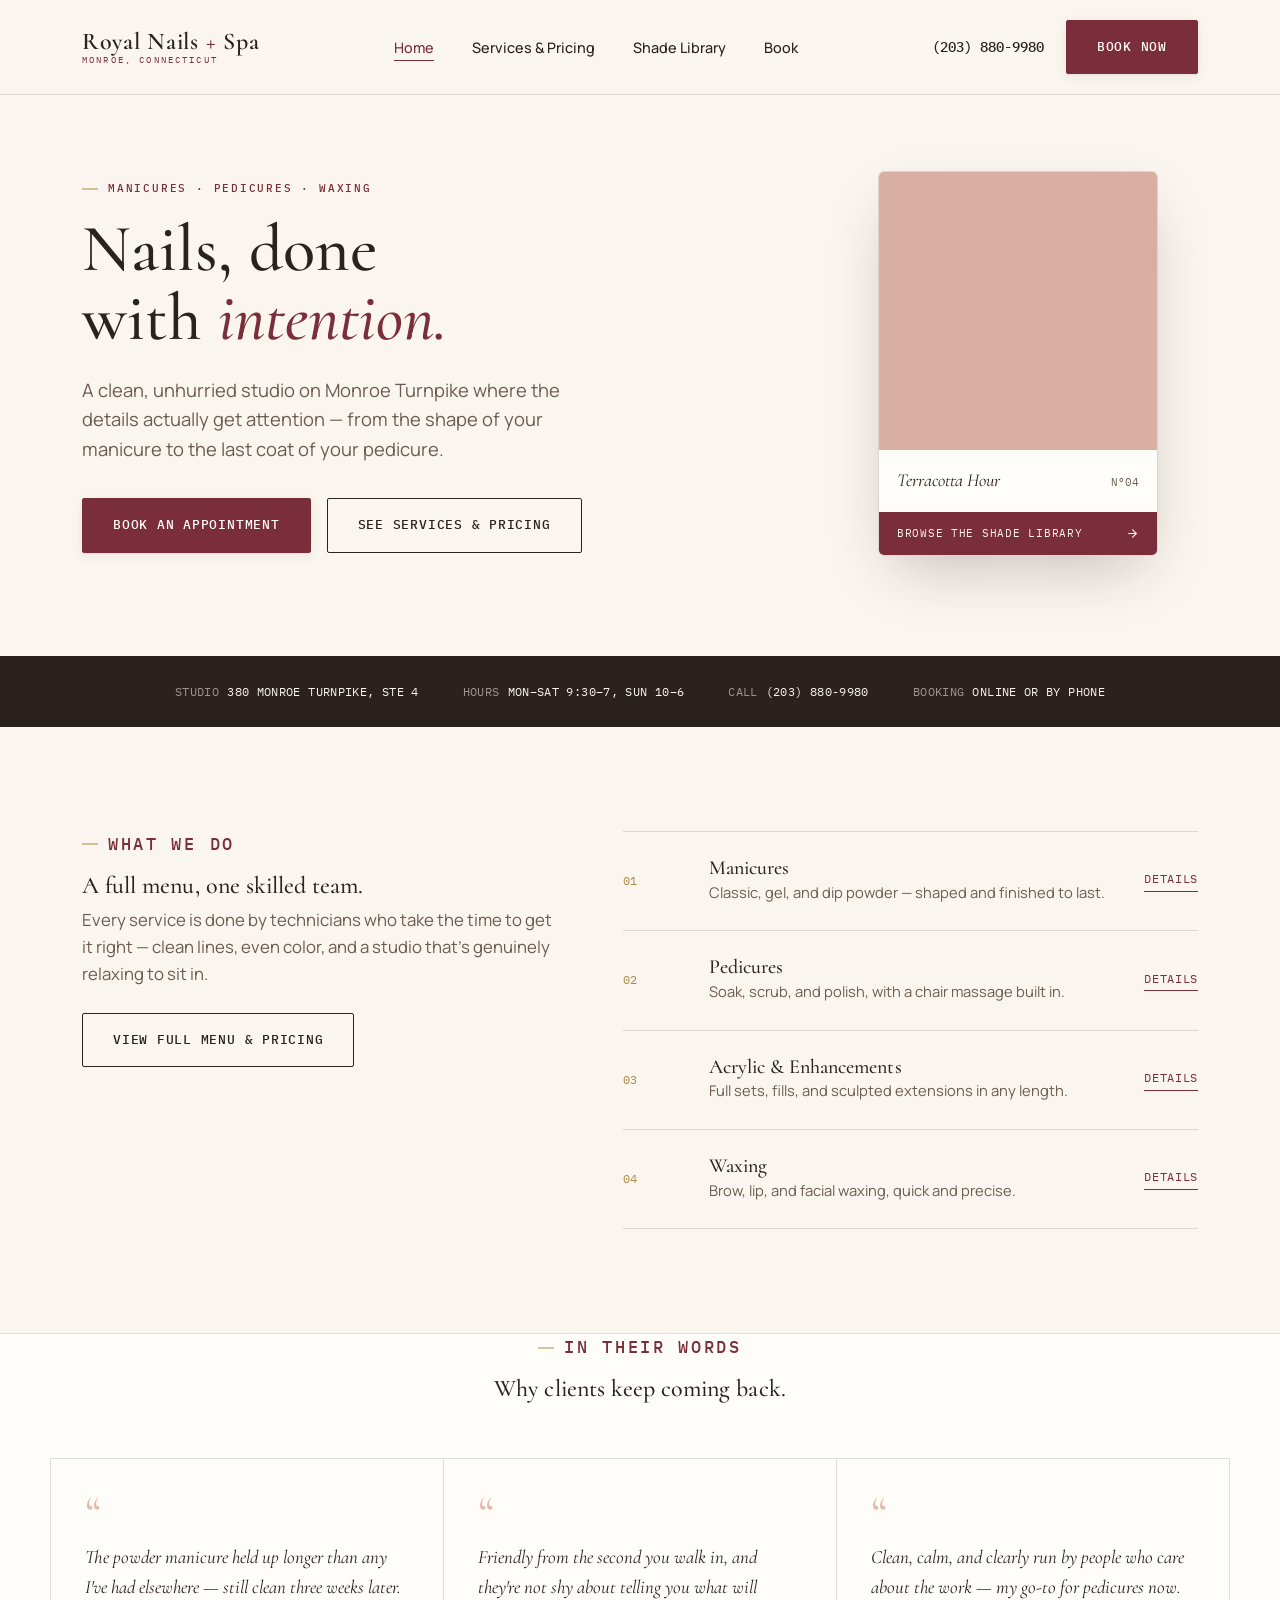
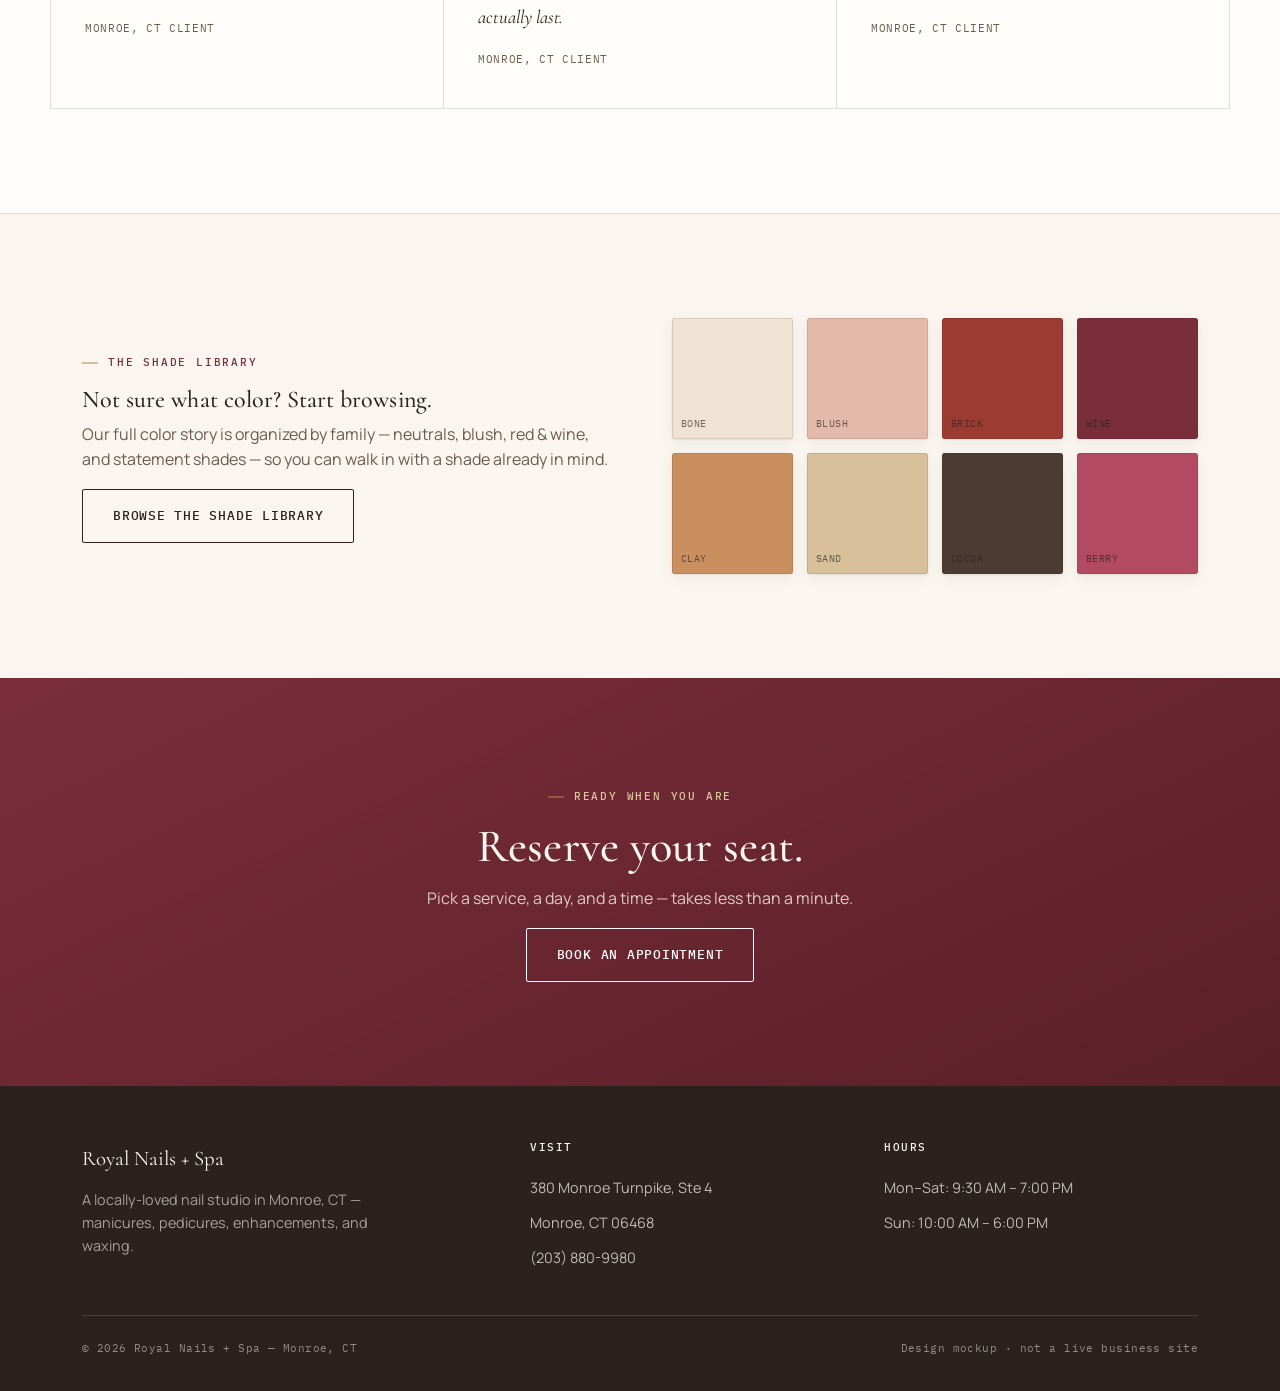
<file: index.html>
<!DOCTYPE html>
<html lang="en">
<head>
<meta charset="UTF-8">
<meta name="viewport" content="width=device-width, initial-scale=1.0">
<title>Royal Nails + Spa | Monroe, CT — Manicures, Pedicures & Waxing</title>
<meta name="description" content="Royal Nails + Spa in Monroe, CT. Manicures, pedicures, dip powder, acrylics and waxing in a clean, welcoming studio. Book online or call (203) 880-9980.">
<link rel="stylesheet" href="assets/styles.css">
<style>
  /* ---------- HOME-ONLY STYLES ---------- */
  .hero{padding:76px 0 100px;position:relative;overflow:hidden;}
  .hero-grid{display:grid;grid-template-columns:1.6fr .7fr;gap:64px;align-items:center;}
  .hero h1{font-size:clamp(2.7rem,5.2vw,4.3rem);max-width:11.5ch;}
  .hero h1 em{font-style:italic;color:var(--wine);}
  .hero-sub{font-size:1.15rem;max-width:46ch;margin-bottom:34px;}
  .hero-ctas{display:flex;gap:16px;flex-wrap:wrap;}
  @media(max-width:900px){.hero-grid{grid-template-columns:1fr;}.hero{padding-bottom:64px;}}

  /* hero shade card — rotating featured swatch, links to Shade Library */
  .hero-shade-card{
    display:block;border-radius:6px;overflow:hidden;border:1px solid var(--line);
    box-shadow:var(--shadow-lg);text-decoration:none;color:var(--espresso);
    transition:transform .25s ease, box-shadow .25s ease;
    max-width:280px;justify-self:end;
  }
  .hero-shade-card:hover,.hero-shade-card:focus-visible{transform:translateY(-6px);box-shadow:0 30px 70px -20px rgba(43,33,29,.35);}
  .hero-shade-color{aspect-ratio:1/1;background:#D8AFA0;transition:background-color 1s ease;}
  .hero-shade-info{display:flex;justify-content:space-between;align-items:baseline;padding:16px 18px;background:var(--paper);}
  .hero-shade-name{font-family:'Cormorant',serif;font-style:italic;font-size:1.14rem;transition:opacity .35s ease;}
  .hero-shade-code{font-size:.66rem;color:var(--espresso-soft);transition:opacity .35s ease;}
  .hero-shade-cta{
    background:var(--wine);color:var(--ivory);font-family:'IBM Plex Mono',monospace;font-size:.66rem;
    text-transform:uppercase;letter-spacing:.07em;padding:13px 18px;
    display:flex;justify-content:space-between;align-items:center;
  }
  .hero-shade-cta svg{width:13px;height:13px;transition:transform .2s ease;}
  .hero-shade-card:hover .hero-shade-cta svg,.hero-shade-card:focus-visible .hero-shade-cta svg{transform:translateX(4px);}
  @media(max-width:900px){.hero-shade-card{max-width:240px;justify-self:center;}}

  /* facts strip */
  .facts{background:var(--espresso);color:var(--ivory);padding:26px 0;}
  .facts-row{display:flex;flex-wrap:wrap;gap:22px 44px;justify-content:center;font-family:'IBM Plex Mono',monospace;font-size:.76rem;letter-spacing:.03em;text-transform:uppercase;}
  .facts-row span{opacity:.55;margin-right:8px;}

  /* about + highlights */
  .about-grid{display:grid;grid-template-columns:.9fr 1.1fr;gap:70px;align-items:start;}
  .about-grid .section-head{margin-bottom:0;}
  .highlight-list{display:flex;flex-direction:column;}
  .highlight{
    display:grid;grid-template-columns:64px 1fr auto;gap:22px;align-items:center;
    padding:26px 0;border-top:1px solid var(--line);
  }
  .highlight:last-child{border-bottom:1px solid var(--line);}
  .highlight-num{font-family:'IBM Plex Mono',monospace;font-size:.72rem;color:var(--gold);}
  .highlight h3{font-size:1.25rem;margin-bottom:2px;}
  .highlight p{margin:0;font-size:.92rem;}
  .highlight a{font-family:'IBM Plex Mono',monospace;font-size:.72rem;text-transform:uppercase;letter-spacing:.06em;color:var(--wine);white-space:nowrap;border-bottom:1px solid var(--wine);padding-bottom:2px;}
  @media(max-width:860px){.about-grid{grid-template-columns:1fr;gap:44px;}.highlight{grid-template-columns:44px 1fr;}.highlight a{grid-column:2;}}

  /* testimonials */
  .testimonials{background:var(--paper);border-top:1px solid var(--line);border-bottom:1px solid var(--line);}
  .quote-grid{display:grid;grid-template-columns:repeat(3,1fr);gap:0;border-top:1px solid var(--line);border-left:1px solid var(--line);}
  .quote-card{padding:40px 34px;border-right:1px solid var(--line);border-bottom:1px solid var(--line);}
  .quote-mark{font-family:'Cormorant',serif;font-size:3rem;color:var(--blush);line-height:.6;margin-bottom:14px;display:block;}
  .quote-card p{font-family:'Cormorant',serif;font-style:italic;font-size:1.18rem;color:var(--espresso);margin-bottom:18px;}
  .quote-attr{font-family:'IBM Plex Mono',monospace;font-size:.68rem;text-transform:uppercase;letter-spacing:.06em;color:var(--espresso-soft);}
  @media(max-width:900px){.quote-grid{grid-template-columns:1fr;}}

  /* shade teaser */
  .shade-teaser-grid{display:grid;grid-template-columns:1fr 1fr;gap:64px;align-items:center;}
  .mini-swatches{display:grid;grid-template-columns:repeat(4,1fr);gap:14px;}
  .mini-swatch{aspect-ratio:1;border-radius:3px;box-shadow:inset 0 0 0 1px rgba(43,33,29,.12), var(--shadow-sm);position:relative;overflow:hidden;}
  .mini-swatch span{position:absolute;bottom:8px;left:9px;right:9px;font-family:'IBM Plex Mono',monospace;font-size:.6rem;text-transform:uppercase;letter-spacing:.04em;color:rgba(43,33,29,.65);}
  @media(max-width:860px){.shade-teaser-grid{grid-template-columns:1fr;gap:36px;}}

  /* cta banner */
  .cta-banner{background:linear-gradient(155deg, var(--wine), var(--wine-dark));color:var(--ivory);text-align:center;}
  .cta-banner h2{color:var(--ivory);font-size:clamp(2.1rem,4vw,2.9rem);}
  .cta-banner p{color:rgba(250,245,239,.8);max-width:52ch;margin-left:auto;margin-right:auto;}
</style>
</head>
<body>

<header>
  <div class="nav">
    <a href="index.html" class="logo">
      <span class="word">Royal Nails <em style="font-style:italic;color:var(--wine);">+</em> Spa</span>
      <span class="sub">Monroe, Connecticut</span>
    </a>
    <button class="nav-toggle" id="navToggle" aria-label="Toggle menu">
      <svg viewBox="0 0 24 24" fill="none" stroke="currentColor" stroke-width="2" stroke-linecap="round"><line x1="3" y1="6" x2="21" y2="6"/><line x1="3" y1="12" x2="21" y2="12"/><line x1="3" y1="18" x2="21" y2="18"/></svg>
    </button>
    <ul class="nav-links" id="navLinks">
      <li><a href="index.html" class="active">Home</a></li>
      <li><a href="services.html">Services &amp; Pricing</a></li>
      <li><a href="gallery.html">Shade Library</a></li>
      <li><a href="book.html">Book</a></li>
    </ul>
    <div class="nav-right">
      <a class="nav-phone" href="tel:2038809980">(203) 880-9980</a>
      <a href="book.html" class="btn btn-primary">Book Now</a>
    </div>
  </div>
</header>

<main>

  <!-- HERO -->
  <section class="hero">
    <div class="wrap hero-grid">
      <div>
        <p class="eyebrow">Manicures &middot; Pedicures &middot; Waxing</p>
        <h1>Nails, done with <em>intention.</em></h1>
        <p class="hero-sub">A clean, unhurried studio on Monroe Turnpike where the details actually get attention — from the shape of your manicure to the last coat of your pedicure.</p>
        <div class="hero-ctas">
          <a href="book.html" class="btn btn-primary">Book an Appointment</a>
          <a href="services.html" class="btn btn-ghost">See Services &amp; Pricing</a>
        </div>
      </div>
      <div class="reveal">
        <a href="gallery.html" class="hero-shade-card" id="heroShadeCard" aria-label="Browse the full Shade Library">
          <div class="hero-shade-color" id="heroShadeColor"></div>
          <div class="hero-shade-info">
            <span class="hero-shade-name" id="heroShadeName">Terracotta Hour</span>
            <span class="hero-shade-code mono" id="heroShadeCode">N&deg;04</span>
          </div>
          <div class="hero-shade-cta">
            <span>Browse the Shade Library</span>
            <svg viewBox="0 0 24 24" fill="none" stroke="currentColor" stroke-width="2" stroke-linecap="round" stroke-linejoin="round"><line x1="5" y1="12" x2="19" y2="12"/><polyline points="12 5 19 12 12 19"/></svg>
          </div>
        </a>
      </div>
    </div>
  </section>

  <!-- FACTS STRIP -->
  <div class="facts">
    <div class="wrap facts-row">
      <div><span>Studio</span>380 Monroe Turnpike, Ste 4</div>
      <div><span>Hours</span>Mon&ndash;Sat 9:30&ndash;7, Sun 10&ndash;6</div>
      <div><span>Call</span>(203) 880-9980</div>
      <div><span>Booking</span>Online or by phone</div>
    </div>
  </div>

  <!-- ABOUT + HIGHLIGHTS -->
  <section id="services">
    <div class="wrap about-grid">
      <div class="section-head reveal">
        <p class="eyebrow">What We Do</p>
        <h2>A full menu, one skilled team.</h2>
        <p>Every service is done by technicians who take the time to get it right — clean lines, even color, and a studio that's genuinely relaxing to sit in.</p>
        <a href="services.html" class="btn btn-ghost" style="margin-top:8px;">View Full Menu &amp; Pricing</a>
      </div>
      <div class="highlight-list reveal">
        <div class="highlight">
          <span class="highlight-num mono">01</span>
          <div><h3>Manicures</h3><p>Classic, gel, and dip powder — shaped and finished to last.</p></div>
          <a href="services.html">Details</a>
        </div>
        <div class="highlight">
          <span class="highlight-num mono">02</span>
          <div><h3>Pedicures</h3><p>Soak, scrub, and polish, with a chair massage built in.</p></div>
          <a href="services.html">Details</a>
        </div>
        <div class="highlight">
          <span class="highlight-num mono">03</span>
          <div><h3>Acrylic &amp; Enhancements</h3><p>Full sets, fills, and sculpted extensions in any length.</p></div>
          <a href="services.html">Details</a>
        </div>
        <div class="highlight">
          <span class="highlight-num mono">04</span>
          <div><h3>Waxing</h3><p>Brow, lip, and facial waxing, quick and precise.</p></div>
          <a href="services.html">Details</a>
        </div>
      </div>
    </div>
  </section>

  <!-- TESTIMONIALS -->
  <section class="testimonials" style="padding-top:0;">
    <div class="wrap">
      <div class="section-head center reveal">
        <p class="eyebrow">In Their Words</p>
        <h2>Why clients keep coming back.</h2>
      </div>
    </div>
    <div class="wrap" style="padding:0;">
      <div class="quote-grid reveal">
        <div class="quote-card">
          <span class="quote-mark">&ldquo;</span>
          <p>The powder manicure held up longer than any I've had elsewhere — still clean three weeks later.</p>
          <div class="quote-attr">Monroe, CT Client</div>
        </div>
        <div class="quote-card">
          <span class="quote-mark">&ldquo;</span>
          <p>Friendly from the second you walk in, and they're not shy about telling you what will actually last.</p>
          <div class="quote-attr">Monroe, CT Client</div>
        </div>
        <div class="quote-card">
          <span class="quote-mark">&ldquo;</span>
          <p>Clean, calm, and clearly run by people who care about the work — my go-to for pedicures now.</p>
          <div class="quote-attr">Monroe, CT Client</div>
        </div>
      </div>
    </div>
  </section>

  <!-- SHADE TEASER -->
  <section>
    <div class="wrap shade-teaser-grid">
      <div class="reveal">
        <p class="eyebrow">The Shade Library</p>
        <h2>Not sure what color? Start browsing.</h2>
        <p>Our full color story is organized by family — neutrals, blush, red &amp; wine, and statement shades — so you can walk in with a shade already in mind.</p>
        <a href="gallery.html" class="btn btn-ghost">Browse the Shade Library</a>
      </div>
      <div class="mini-swatches reveal">
        <div class="mini-swatch" style="background:#EFE3D3;"><span>Bone</span></div>
        <div class="mini-swatch" style="background:#E3B9AA;"><span>Blush</span></div>
        <div class="mini-swatch" style="background:#9C3B32;"><span>Brick</span></div>
        <div class="mini-swatch" style="background:#7A2E3B;"><span>Wine</span></div>
        <div class="mini-swatch" style="background:#C98F5E;"><span>Clay</span></div>
        <div class="mini-swatch" style="background:#D7C09A;"><span>Sand</span></div>
        <div class="mini-swatch" style="background:#4B3B33;"><span>Cocoa</span></div>
        <div class="mini-swatch" style="background:#B24A63;"><span>Berry</span></div>
      </div>
    </div>
  </section>

  <!-- CTA BANNER -->
  <section class="cta-banner">
    <div class="wrap">
      <p class="eyebrow" style="color:var(--gold-soft);">Ready When You Are</p>
      <h2>Reserve your seat.</h2>
      <p>Pick a service, a day, and a time — takes less than a minute.</p>
      <a href="book.html" class="btn btn-light">Book an Appointment</a>
    </div>
  </section>

</main>

<footer>
  <div class="wrap">
    <div class="footer-grid">
      <div>
        <span class="word" style="font-family:'Cormorant',serif;font-size:1.3rem;">Royal Nails + Spa</span>
        <p style="color:rgba(250,245,239,.6);margin-top:12px;max-width:34ch;font-size:.9rem;">A locally-loved nail studio in Monroe, CT — manicures, pedicures, enhancements, and waxing.</p>
      </div>
      <div>
        <h4>Visit</h4>
        <ul>
          <li>380 Monroe Turnpike, Ste 4</li>
          <li>Monroe, CT 06468</li>
          <li><a href="tel:2038809980">(203) 880-9980</a></li>
        </ul>
      </div>
      <div>
        <h4>Hours</h4>
        <ul>
          <li>Mon&ndash;Sat: 9:30 AM &ndash; 7:00 PM</li>
          <li>Sun: 10:00 AM &ndash; 6:00 PM</li>
        </ul>
      </div>
    </div>
    <div class="footer-base">
      <span>&copy; <span id="year"></span> Royal Nails + Spa &mdash; Monroe, CT</span>
      <span>Design mockup &middot; not a live business site</span>
    </div>
  </div>
</footer>

<script src="assets/script.js"></script>
</body>
</html>
</file>
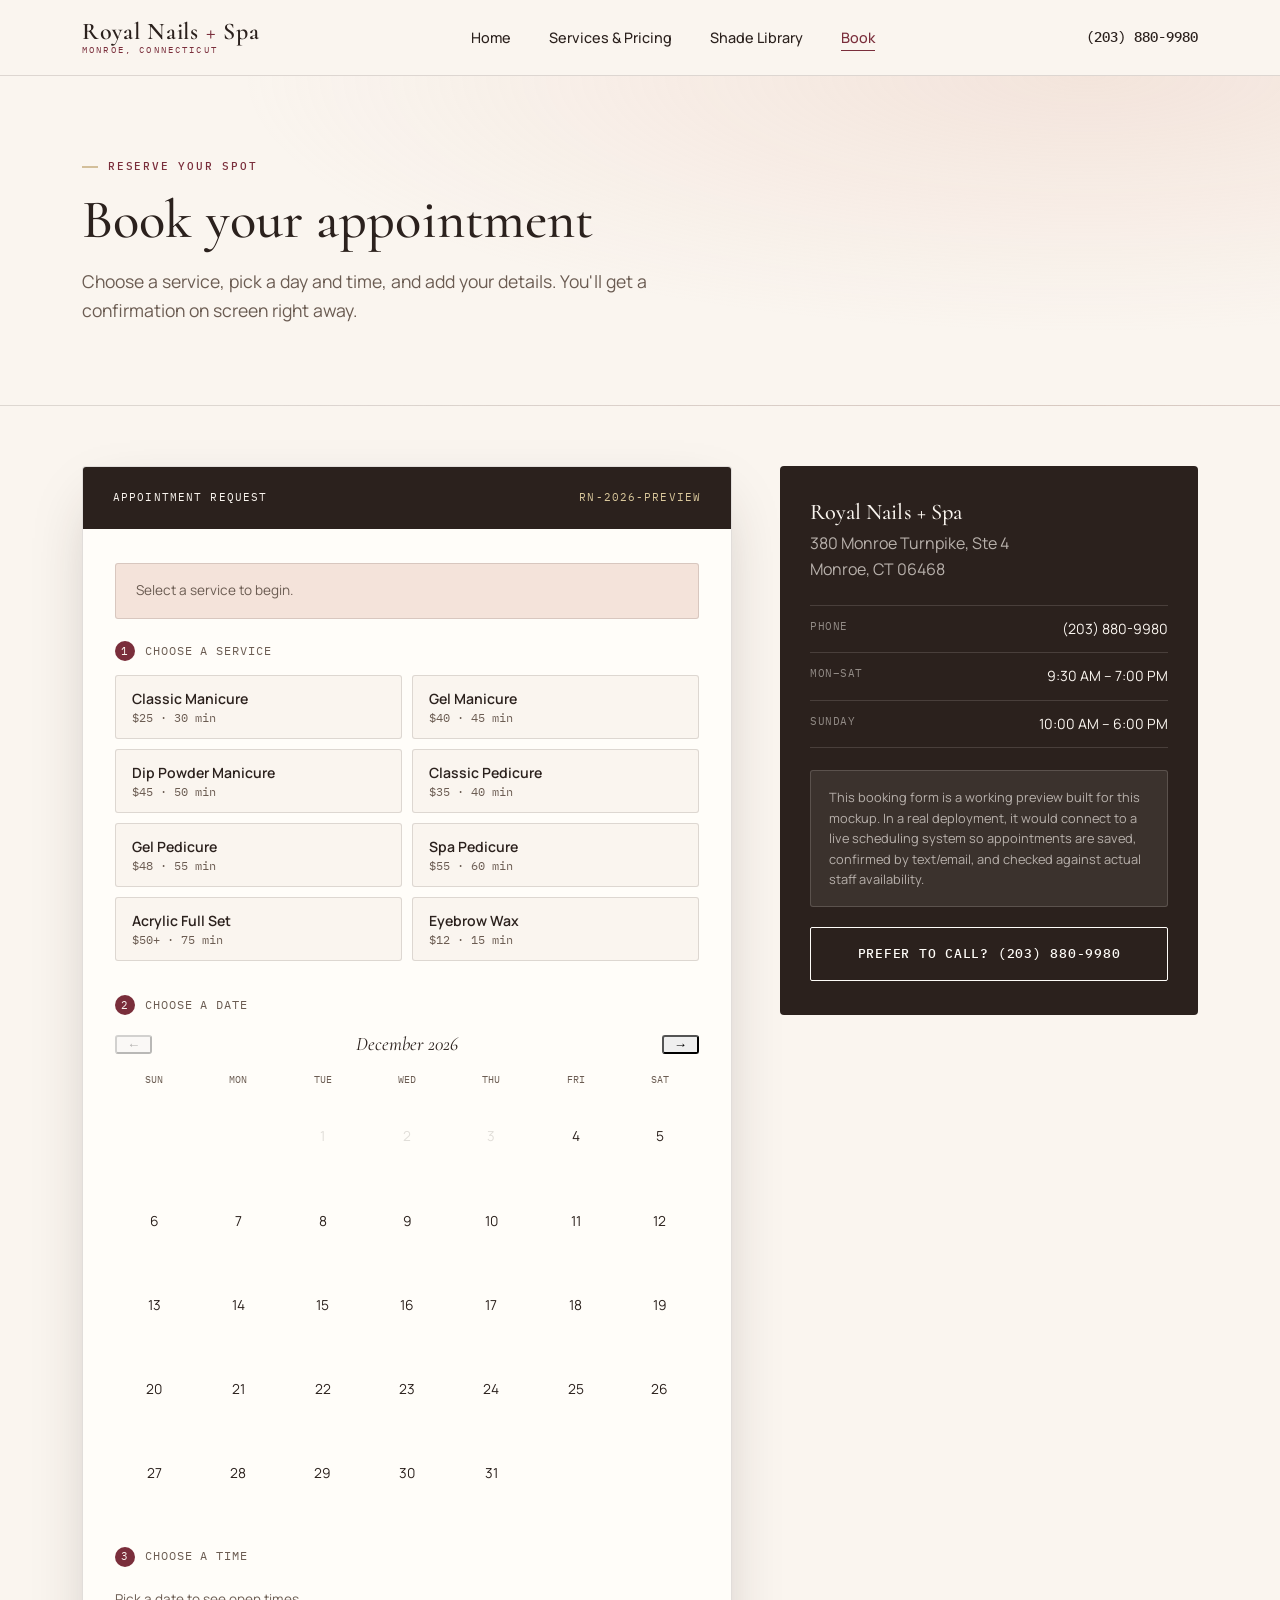
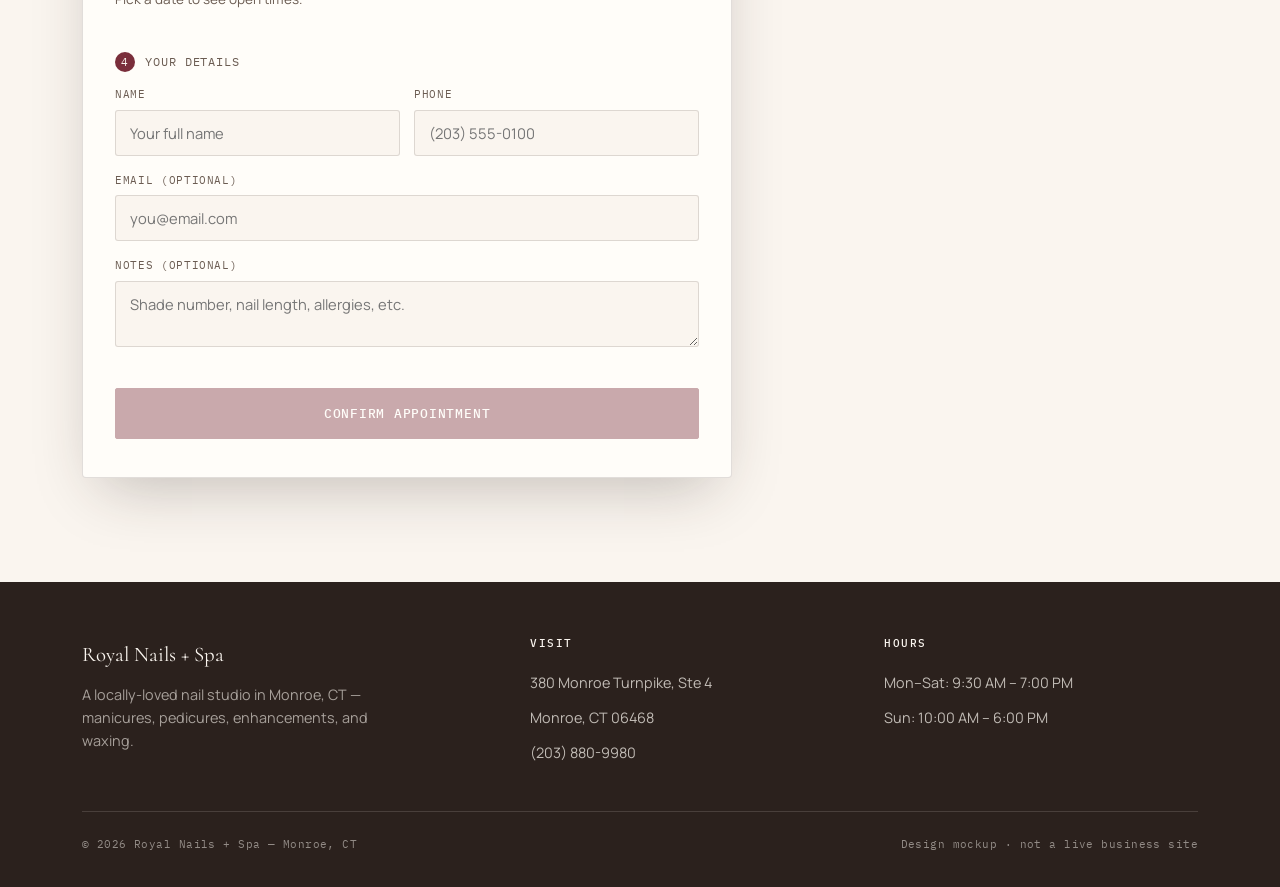
<file: book.html>
<!DOCTYPE html>
<html lang="en">
<head>
<meta charset="UTF-8">
<meta name="viewport" content="width=device-width, initial-scale=1.0">
<title>Book an Appointment | Royal Nails + Spa — Monroe, CT</title>
<meta name="description" content="Book your appointment at Royal Nails + Spa in Monroe, CT. Choose a service, pick a date and time, and confirm in under a minute.">
<link rel="stylesheet" href="assets/styles.css">
<style>
  .book-layout{display:grid;grid-template-columns:1.4fr .9fr;gap:48px;align-items:start;}
  @media(max-width:960px){.book-layout{grid-template-columns:1fr;}}

  .booking-card{background:var(--paper);border:1px solid var(--line);border-radius:4px;box-shadow:var(--shadow-lg);overflow:hidden;}
  .booking-card-head{
    background:var(--espresso);color:var(--ivory);padding:22px 30px;
    display:flex;justify-content:space-between;align-items:center;
    font-family:'IBM Plex Mono',monospace;font-size:.7rem;text-transform:uppercase;letter-spacing:.1em;
  }
  .booking-card-head span:last-child{color:var(--gold-soft);}
  .booking-body{padding:34px 32px 38px;}

  .step{margin-bottom:34px;}
  .step:last-child{margin-bottom:0;}
  .step-label{
    font-family:'IBM Plex Mono',monospace;font-size:.72rem;text-transform:uppercase;letter-spacing:.08em;
    color:var(--espresso-soft);margin-bottom:14px;display:flex;align-items:center;gap:10px;
  }
  .step-label .n{
    width:20px;height:20px;border-radius:50%;background:var(--wine);color:var(--ivory);
    display:inline-flex;align-items:center;justify-content:center;font-size:.66rem;flex-shrink:0;
  }

  /* service pills */
  .pill-grid{display:grid;grid-template-columns:repeat(2,1fr);gap:10px;}
  .pill{
    border:1px solid var(--line);background:var(--ivory);border-radius:3px;padding:13px 16px;
    text-align:left;cursor:pointer;font-family:'Manrope',sans-serif;font-size:.88rem;
    transition:border-color .15s ease, background .15s ease, transform .1s ease;
  }
  .pill .p-name{display:block;font-weight:600;color:var(--espresso);}
  .pill .p-price{display:block;font-family:'IBM Plex Mono',monospace;font-size:.72rem;color:var(--espresso-soft);margin-top:2px;}
  .pill:hover{border-color:var(--wine);}
  .pill.selected{background:var(--blush-pale);border-color:var(--wine);box-shadow:inset 0 0 0 1px var(--wine);}

  /* calendar */
  .cal-head{display:flex;align-items:center;justify-content:space-between;margin-bottom:12px;}
  .cal-head .cal-month{font-family:'Cormorant',serif;font-size:1.2rem;font-style:italic;}
  .cal-nav{display:flex;gap:8px;}
  .cal-nav button{
    width:30px;height:30px;border:1px solid var(--line);background:var(--paper);border-radius:50%;
    cursor:pointer;display:flex;align-items:center;justify-content:center;color:var(--espresso);
  }
  .cal-nav button:hover{border-color:var(--wine);color:var(--wine);}
  .cal-grid{display:grid;grid-template-columns:repeat(7,1fr);gap:6px;}
  .cal-dow{font-family:'IBM Plex Mono',monospace;font-size:.6rem;text-transform:uppercase;color:var(--espresso-soft);text-align:center;padding-bottom:4px;}
  .cal-day{
    aspect-ratio:1;border:1px solid transparent;border-radius:50%;
    display:flex;align-items:center;justify-content:center;font-size:.86rem;
    cursor:pointer;background:transparent;color:var(--espresso);
  }
  .cal-day:hover:not(.disabled):not(.empty){border-color:var(--wine);}
  .cal-day.selected{background:var(--wine);color:var(--ivory);}
  .cal-day.disabled{color:var(--line);cursor:not-allowed;}
  .cal-day.empty{visibility:hidden;cursor:default;}

  /* time slots */
  .time-grid{display:grid;grid-template-columns:repeat(4,1fr);gap:9px;}
  .time-pill{
    border:1px solid var(--line);background:var(--ivory);border-radius:3px;padding:10px 6px;
    text-align:center;cursor:pointer;font-family:'IBM Plex Mono',monospace;font-size:.78rem;
  }
  .time-pill:hover{border-color:var(--wine);}
  .time-pill.selected{background:var(--wine);border-color:var(--wine);color:var(--ivory);}
  .time-empty{grid-column:1/-1;font-size:.85rem;color:var(--espresso-soft);padding:8px 0;}

  /* contact fields */
  .field{margin-bottom:16px;}
  .field label{display:block;font-family:'IBM Plex Mono',monospace;font-size:.68rem;text-transform:uppercase;letter-spacing:.06em;color:var(--espresso-soft);margin-bottom:6px;}
  .field input,.field textarea{
    width:100%;padding:12px 14px;border:1.5px solid var(--line);border-radius:3px;
    font-family:'Manrope',sans-serif;font-size:.92rem;background:var(--ivory);color:var(--espresso);
  }
  .field input:focus,.field textarea:focus{outline:2px solid var(--wine);outline-offset:1px;background:var(--paper);}
  .field-row{display:grid;grid-template-columns:1fr 1fr;gap:14px;}
  @media(max-width:520px){.field-row{grid-template-columns:1fr;}.pill-grid{grid-template-columns:1fr;}.time-grid{grid-template-columns:repeat(2,1fr);}}

  .summary-bar{
    display:flex;justify-content:space-between;align-items:center;flex-wrap:wrap;gap:12px;
    background:var(--blush-pale);border:1px solid var(--line);border-radius:3px;padding:16px 20px;margin-bottom:22px;
    font-size:.85rem;
  }
  .summary-bar .empty-note{color:var(--espresso-soft);}
  .summary-bar strong{font-family:'Cormorant',serif;font-style:italic;font-size:1.05rem;font-weight:500;}

  /* confirmation ticket */
  .ticket{
    background:var(--paper);border:1px solid var(--line);border-radius:4px;overflow:hidden;box-shadow:var(--shadow-lg);
    position:relative;
  }
  .ticket-top{padding:34px 32px 22px;text-align:center;}
  .ticket-top .check{
    width:54px;height:54px;border-radius:50%;background:var(--wine);margin:0 auto 18px;
    display:flex;align-items:center;justify-content:center;
  }
  .ticket-top .check svg{width:24px;height:24px;stroke:var(--ivory);stroke-width:2.4;}
  .ticket-cut{
    height:0;border-top:1.5px dashed var(--line);position:relative;margin:0 32px;
  }
  .ticket-cut::before,.ticket-cut::after{
    content:"";position:absolute;top:-11px;width:22px;height:22px;border-radius:50%;background:var(--ivory);
  }
  .ticket-cut::before{left:-43px;}
  .ticket-cut::after{right:-43px;}
  .ticket-details{padding:26px 32px 34px;}
  .ticket-row{display:flex;justify-content:space-between;padding:11px 0;border-bottom:1px dashed var(--line);font-size:.9rem;}
  .ticket-row:last-child{border-bottom:none;}
  .ticket-row .k{font-family:'IBM Plex Mono',monospace;font-size:.68rem;text-transform:uppercase;color:var(--espresso-soft);letter-spacing:.05em;}
  .ticket-row .v{font-weight:600;text-align:right;}
  .ticket-num{font-family:'IBM Plex Mono',monospace;font-size:.66rem;color:var(--espresso-soft);text-align:center;margin-top:22px;letter-spacing:.06em;}
  .ticket-actions{display:flex;gap:10px;margin-top:24px;flex-wrap:wrap;}
  .ticket-actions .btn{flex:1;}

  /* info card */
  .info-card{background:var(--espresso);color:var(--ivory);border-radius:4px;padding:34px 30px;}
  .info-card h3{color:var(--ivory);font-size:1.4rem;}
  .info-card p{color:rgba(250,245,239,.68);}
  .info-list{list-style:none;padding:0;margin:22px 0 0;}
  .info-list li{padding:12px 0;border-top:1px solid rgba(250,245,239,.14);font-size:.88rem;display:flex;justify-content:space-between;gap:12px;}
  .info-list li:last-child{border-bottom:1px solid rgba(250,245,239,.14);}
  .info-list .k{color:rgba(250,245,239,.5);font-family:'IBM Plex Mono',monospace;font-size:.68rem;text-transform:uppercase;letter-spacing:.05em;}
  .live-note{
    margin-top:22px;padding:16px 18px;background:rgba(250,245,239,.08);border:1px solid rgba(250,245,239,.16);
    border-radius:3px;font-size:.8rem;color:rgba(250,245,239,.65);
  }
</style>
</head>
<body>

<header>
  <div class="nav">
    <a href="index.html" class="logo">
      <span class="word">Royal Nails <em style="font-style:italic;color:var(--wine);">+</em> Spa</span>
      <span class="sub">Monroe, Connecticut</span>
    </a>
    <button class="nav-toggle" id="navToggle" aria-label="Toggle menu">
      <svg viewBox="0 0 24 24" fill="none" stroke="currentColor" stroke-width="2" stroke-linecap="round"><line x1="3" y1="6" x2="21" y2="6"/><line x1="3" y1="12" x2="21" y2="12"/><line x1="3" y1="18" x2="21" y2="18"/></svg>
    </button>
    <ul class="nav-links" id="navLinks">
      <li><a href="index.html">Home</a></li>
      <li><a href="services.html">Services &amp; Pricing</a></li>
      <li><a href="gallery.html">Shade Library</a></li>
      <li><a href="book.html" class="active">Book</a></li>
    </ul>
    <div class="nav-right">
      <a class="nav-phone" href="tel:2038809980">(203) 880-9980</a>
    </div>
  </div>
</header>

<main>

  <section class="page-hero">
    <div class="wrap">
      <p class="eyebrow">Reserve Your Spot</p>
      <h1>Book your appointment</h1>
      <p class="lede">Choose a service, pick a day and time, and add your details. You'll get a confirmation on screen right away.</p>
    </div>
  </section>

  <section style="padding-top:60px;">
    <div class="wrap book-layout">

      <!-- BOOKING WIDGET -->
      <div id="bookingWrap">

        <!-- ACTIVE FORM -->
        <div class="booking-card reveal" id="bookingForm">
          <div class="booking-card-head"><span>Appointment Request</span><span id="ticketPreviewNum">RN&ndash;PREVIEW</span></div>
          <div class="booking-body">

            <div class="summary-bar" id="summaryBar">
              <span class="empty-note">Select a service to begin.</span>
            </div>

            <div class="step">
              <div class="step-label"><span class="n">1</span>Choose a service</div>
              <div class="pill-grid" id="serviceGrid"></div>
            </div>

            <div class="step">
              <div class="step-label"><span class="n">2</span>Choose a date</div>
              <div class="cal-head">
                <button class="cal-nav" style="width:auto;border-radius:3px;padding:0 10px;" id="prevMonth" aria-label="Previous month">&larr;</button>
                <span class="cal-month" id="calMonthLabel"></span>
                <button class="cal-nav" style="width:auto;border-radius:3px;padding:0 10px;" id="nextMonth" aria-label="Next month">&rarr;</button>
              </div>
              <div class="cal-grid" id="calDow"></div>
              <div class="cal-grid" id="calDays" style="margin-top:6px;"></div>
            </div>

            <div class="step">
              <div class="step-label"><span class="n">3</span>Choose a time</div>
              <div class="time-grid" id="timeGrid">
                <div class="time-empty">Pick a date to see open times.</div>
              </div>
            </div>

            <div class="step">
              <div class="step-label"><span class="n">4</span>Your details</div>
              <div class="field-row">
                <div class="field"><label for="fName">Name</label><input id="fName" type="text" placeholder="Your full name"></div>
                <div class="field"><label for="fPhone">Phone</label><input id="fPhone" type="tel" placeholder="(203) 555-0100"></div>
              </div>
              <div class="field"><label for="fEmail">Email (optional)</label><input id="fEmail" type="email" placeholder="you@email.com"></div>
              <div class="field"><label for="fNotes">Notes (optional)</label><textarea id="fNotes" rows="2" placeholder="Shade number, nail length, allergies, etc."></textarea></div>
            </div>

            <button class="btn btn-primary btn-block" id="confirmBtn" disabled>Confirm Appointment</button>
            <p id="formError" style="color:var(--wine);font-size:.82rem;margin:12px 0 0;display:none;"></p>
          </div>
        </div>

        <!-- CONFIRMATION TICKET (hidden until confirmed) -->
        <div class="ticket reveal" id="ticketCard" style="display:none;">
          <div class="ticket-top">
            <div class="check"><svg viewBox="0 0 24 24" fill="none" stroke-linecap="round" stroke-linejoin="round"><polyline points="20 6 9 17 4 12"/></svg></div>
            <h2 style="margin-bottom:6px;">You're booked.</h2>
            <p style="margin:0;">A confirmation has been prepared below &mdash; save it or add it to your calendar.</p>
          </div>
          <div class="ticket-cut"></div>
          <div class="ticket-details">
            <div class="ticket-row"><span class="k">Guest</span><span class="v" id="tkName"></span></div>
            <div class="ticket-row"><span class="k">Service</span><span class="v" id="tkService"></span></div>
            <div class="ticket-row"><span class="k">Date</span><span class="v" id="tkDate"></span></div>
            <div class="ticket-row"><span class="k">Time</span><span class="v" id="tkTime"></span></div>
            <div class="ticket-row"><span class="k">Studio</span><span class="v">380 Monroe Turnpike, Ste 4</span></div>
            <div class="ticket-actions">
              <button class="btn btn-ghost" id="icsBtn">Add to Calendar</button>
              <button class="btn btn-ghost" id="newBookingBtn">Book Another</button>
            </div>
            <p class="ticket-num" id="tkNum"></p>
          </div>
        </div>

      </div>

      <!-- INFO SIDEBAR -->
      <div class="info-card reveal">
        <h3>Royal Nails + Spa</h3>
        <p>380 Monroe Turnpike, Ste 4<br>Monroe, CT 06468</p>
        <ul class="info-list">
          <li><span class="k">Phone</span><span>(203) 880-9980</span></li>
          <li><span class="k">Mon&ndash;Sat</span><span>9:30 AM &ndash; 7:00 PM</span></li>
          <li><span class="k">Sunday</span><span>10:00 AM &ndash; 6:00 PM</span></li>
        </ul>
        <div class="live-note">
          This booking form is a working preview built for this mockup. In a real deployment, it would connect to a live scheduling system so appointments are saved, confirmed by text/email, and checked against actual staff availability.
        </div>
        <a href="tel:2038809980" class="btn btn-light btn-block" style="margin-top:20px;">Prefer to Call? (203) 880-9980</a>
      </div>

    </div>
  </section>

</main>

<footer>
  <div class="wrap">
    <div class="footer-grid">
      <div>
        <span class="word" style="font-family:'Cormorant',serif;font-size:1.3rem;">Royal Nails + Spa</span>
        <p style="color:rgba(250,245,239,.6);margin-top:12px;max-width:34ch;font-size:.9rem;">A locally-loved nail studio in Monroe, CT — manicures, pedicures, enhancements, and waxing.</p>
      </div>
      <div>
        <h4>Visit</h4>
        <ul>
          <li>380 Monroe Turnpike, Ste 4</li>
          <li>Monroe, CT 06468</li>
          <li><a href="tel:2038809980">(203) 880-9980</a></li>
        </ul>
      </div>
      <div>
        <h4>Hours</h4>
        <ul>
          <li>Mon&ndash;Sat: 9:30 AM &ndash; 7:00 PM</li>
          <li>Sun: 10:00 AM &ndash; 6:00 PM</li>
        </ul>
      </div>
    </div>
    <div class="footer-base">
      <span>&copy; <span id="year"></span> Royal Nails + Spa &mdash; Monroe, CT</span>
      <span>Design mockup &middot; not a live business site</span>
    </div>
  </div>
</footer>

<script src="assets/script.js"></script>
<script src="assets/booking.js"></script>
</body>
</html>
</file>
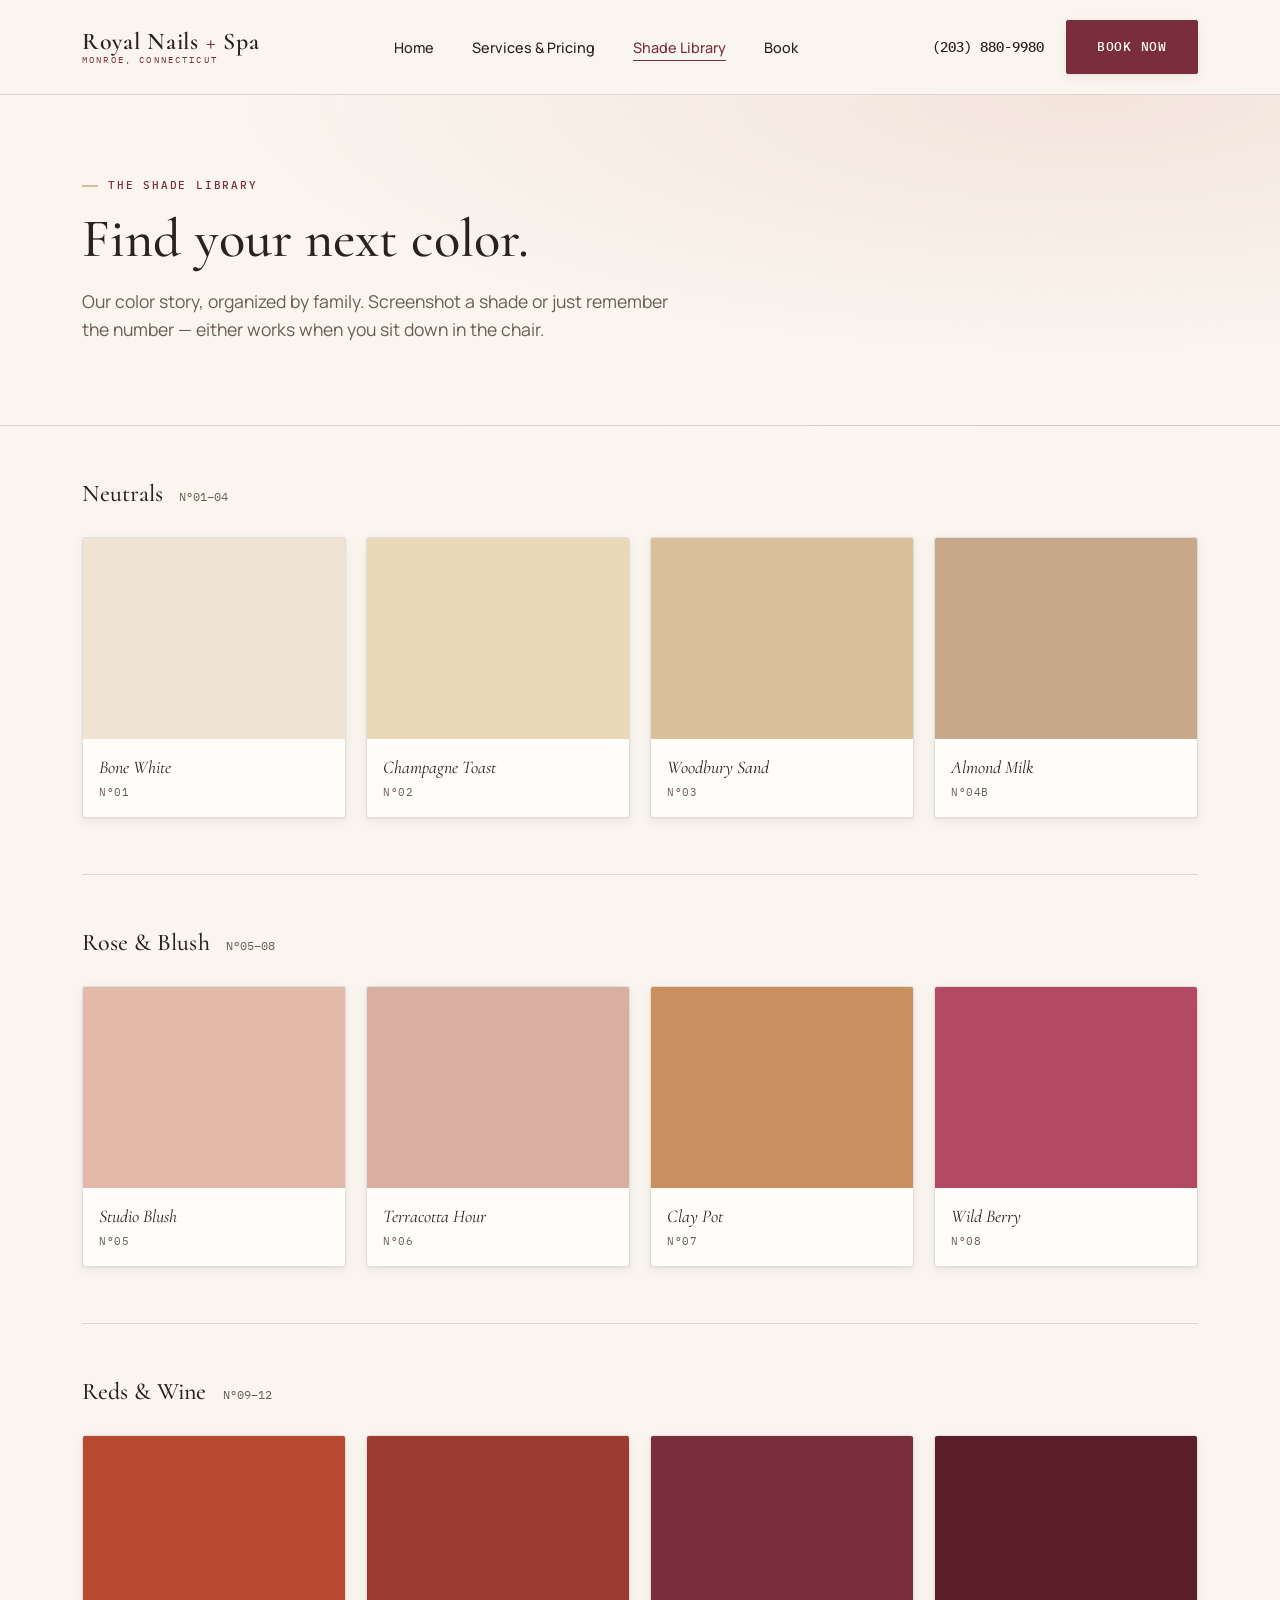
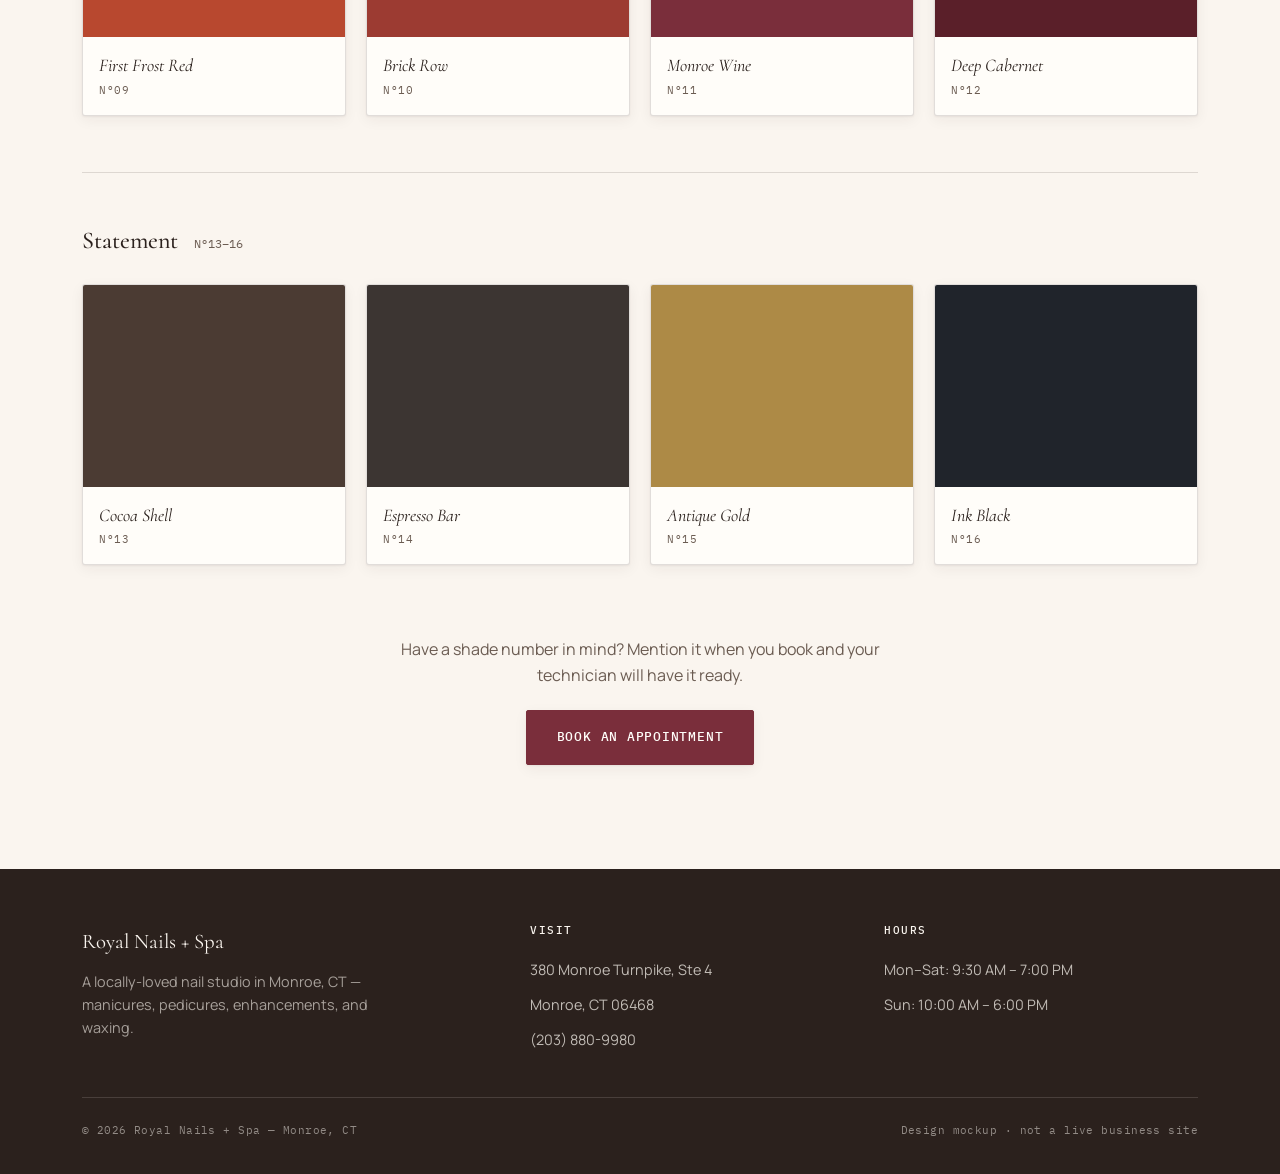
<file: gallery.html>
<!DOCTYPE html>
<html lang="en">
<head>
<meta charset="UTF-8">
<meta name="viewport" content="width=device-width, initial-scale=1.0">
<title>Shade Library | Royal Nails + Spa — Monroe, CT</title>
<meta name="description" content="Browse the Royal Nails + Spa shade library — curated polish colors organized by family. Bring a shade to your next appointment.">
<link rel="stylesheet" href="assets/styles.css">
<style>
  .family-block{padding:56px 0;border-top:1px solid var(--line);}
  .family-block:last-of-type{border-bottom:1px solid var(--line);}
  .family-head{display:flex;align-items:baseline;gap:16px;margin-bottom:30px;}
  .family-head h2{margin-bottom:0;}
  .family-head .count{font-family:'IBM Plex Mono',monospace;font-size:.72rem;color:var(--espresso-soft);}
  .swatch-grid{display:grid;grid-template-columns:repeat(4,1fr);gap:20px;}
  .swatch-card{
    border:1px solid var(--line);background:var(--paper);border-radius:3px;overflow:hidden;
    box-shadow:var(--shadow-sm);transition:transform .18s ease, box-shadow .18s ease;
  }
  .swatch-card:hover{transform:translateY(-5px);box-shadow:var(--shadow-md);}
  .swatch-block{aspect-ratio:1.3;position:relative;}
  .swatch-info{padding:14px 16px 16px;}
  .swatch-info .name{font-family:'Cormorant',serif;font-style:italic;font-size:1.12rem;margin-bottom:2px;}
  .swatch-info .code{font-family:'IBM Plex Mono',monospace;font-size:.66rem;color:var(--espresso-soft);letter-spacing:.05em;text-transform:uppercase;}
  @media(max-width:900px){.swatch-grid{grid-template-columns:repeat(2,1fr);}}
  @media(max-width:520px){.swatch-grid{grid-template-columns:1fr 1fr;gap:14px;}}
</style>
</head>
<body>

<header>
  <div class="nav">
    <a href="index.html" class="logo">
      <span class="word">Royal Nails <em style="font-style:italic;color:var(--wine);">+</em> Spa</span>
      <span class="sub">Monroe, Connecticut</span>
    </a>
    <button class="nav-toggle" id="navToggle" aria-label="Toggle menu">
      <svg viewBox="0 0 24 24" fill="none" stroke="currentColor" stroke-width="2" stroke-linecap="round"><line x1="3" y1="6" x2="21" y2="6"/><line x1="3" y1="12" x2="21" y2="12"/><line x1="3" y1="18" x2="21" y2="18"/></svg>
    </button>
    <ul class="nav-links" id="navLinks">
      <li><a href="index.html">Home</a></li>
      <li><a href="services.html">Services &amp; Pricing</a></li>
      <li><a href="gallery.html" class="active">Shade Library</a></li>
      <li><a href="book.html">Book</a></li>
    </ul>
    <div class="nav-right">
      <a class="nav-phone" href="tel:2038809980">(203) 880-9980</a>
      <a href="book.html" class="btn btn-primary">Book Now</a>
    </div>
  </div>
</header>

<main>

  <section class="page-hero">
    <div class="wrap">
      <p class="eyebrow">The Shade Library</p>
      <h1>Find your next color.</h1>
      <p class="lede">Our color story, organized by family. Screenshot a shade or just remember the number — either works when you sit down in the chair.</p>
    </div>
  </section>

  <section style="padding-top:0;">
    <div class="wrap">

      <div class="family-block reveal" style="border-top:none;">
        <div class="family-head"><h2>Neutrals</h2><span class="count mono">N&deg;01&ndash;04</span></div>
        <div class="swatch-grid">
          <div class="swatch-card"><div class="swatch-block" style="background:#EFE3D3;"></div><div class="swatch-info"><div class="name">Bone White</div><div class="code">N&deg;01</div></div></div>
          <div class="swatch-card"><div class="swatch-block" style="background:#EAD9B8;"></div><div class="swatch-info"><div class="name">Champagne Toast</div><div class="code">N&deg;02</div></div></div>
          <div class="swatch-card"><div class="swatch-block" style="background:#D7C09A;"></div><div class="swatch-info"><div class="name">Woodbury Sand</div><div class="code">N&deg;03</div></div></div>
          <div class="swatch-card"><div class="swatch-block" style="background:#C7A98A;"></div><div class="swatch-info"><div class="name">Almond Milk</div><div class="code">N&deg;04b</div></div></div>
        </div>
      </div>

      <div class="family-block reveal">
        <div class="family-head"><h2>Rose &amp; Blush</h2><span class="count mono">N&deg;05&ndash;08</span></div>
        <div class="swatch-grid">
          <div class="swatch-card"><div class="swatch-block" style="background:#E3B9AA;"></div><div class="swatch-info"><div class="name">Studio Blush</div><div class="code">N&deg;05</div></div></div>
          <div class="swatch-card"><div class="swatch-block" style="background:#D8AFA0;"></div><div class="swatch-info"><div class="name">Terracotta Hour</div><div class="code">N&deg;06</div></div></div>
          <div class="swatch-card"><div class="swatch-block" style="background:#C98F5E;"></div><div class="swatch-info"><div class="name">Clay Pot</div><div class="code">N&deg;07</div></div></div>
          <div class="swatch-card"><div class="swatch-block" style="background:#B24A63;"></div><div class="swatch-info"><div class="name">Wild Berry</div><div class="code">N&deg;08</div></div></div>
        </div>
      </div>

      <div class="family-block reveal">
        <div class="family-head"><h2>Reds &amp; Wine</h2><span class="count mono">N&deg;09&ndash;12</span></div>
        <div class="swatch-grid">
          <div class="swatch-card"><div class="swatch-block" style="background:#B8482F;"></div><div class="swatch-info"><div class="name">First Frost Red</div><div class="code">N&deg;09</div></div></div>
          <div class="swatch-card"><div class="swatch-block" style="background:#9C3B32;"></div><div class="swatch-info"><div class="name">Brick Row</div><div class="code">N&deg;10</div></div></div>
          <div class="swatch-card"><div class="swatch-block" style="background:#7A2E3B;"></div><div class="swatch-info"><div class="name">Monroe Wine</div><div class="code">N&deg;11</div></div></div>
          <div class="swatch-card"><div class="swatch-block" style="background:#5A1F29;"></div><div class="swatch-info"><div class="name">Deep Cabernet</div><div class="code">N&deg;12</div></div></div>
        </div>
      </div>

      <div class="family-block reveal">
        <div class="family-head"><h2>Statement</h2><span class="count mono">N&deg;13&ndash;16</span></div>
        <div class="swatch-grid">
          <div class="swatch-card"><div class="swatch-block" style="background:#4B3B33;"></div><div class="swatch-info"><div class="name">Cocoa Shell</div><div class="code">N&deg;13</div></div></div>
          <div class="swatch-card"><div class="swatch-block" style="background:#3C3532;"></div><div class="swatch-info"><div class="name">Espresso Bar</div><div class="code">N&deg;14</div></div></div>
          <div class="swatch-card"><div class="swatch-block" style="background:#AD8A46;"></div><div class="swatch-info"><div class="name">Antique Gold</div><div class="code">N&deg;15</div></div></div>
          <div class="swatch-card"><div class="swatch-block" style="background:#20242B;"></div><div class="swatch-info"><div class="name">Ink Black</div><div class="code">N&deg;16</div></div></div>
        </div>
      </div>

      <div class="reveal" style="text-align:center;margin-top:16px;">
        <p style="max-width:52ch;margin:0 auto 22px;">Have a shade number in mind? Mention it when you book and your technician will have it ready.</p>
        <a href="book.html" class="btn btn-primary">Book an Appointment</a>
      </div>

    </div>
  </section>

</main>

<footer>
  <div class="wrap">
    <div class="footer-grid">
      <div>
        <span class="word" style="font-family:'Cormorant',serif;font-size:1.3rem;">Royal Nails + Spa</span>
        <p style="color:rgba(250,245,239,.6);margin-top:12px;max-width:34ch;font-size:.9rem;">A locally-loved nail studio in Monroe, CT — manicures, pedicures, enhancements, and waxing.</p>
      </div>
      <div>
        <h4>Visit</h4>
        <ul>
          <li>380 Monroe Turnpike, Ste 4</li>
          <li>Monroe, CT 06468</li>
          <li><a href="tel:2038809980">(203) 880-9980</a></li>
        </ul>
      </div>
      <div>
        <h4>Hours</h4>
        <ul>
          <li>Mon&ndash;Sat: 9:30 AM &ndash; 7:00 PM</li>
          <li>Sun: 10:00 AM &ndash; 6:00 PM</li>
        </ul>
      </div>
    </div>
    <div class="footer-base">
      <span>&copy; <span id="year"></span> Royal Nails + Spa &mdash; Monroe, CT</span>
      <span>Design mockup &middot; not a live business site</span>
    </div>
  </div>
</footer>

<script src="assets/script.js"></script>
</body>
</html>
</file>
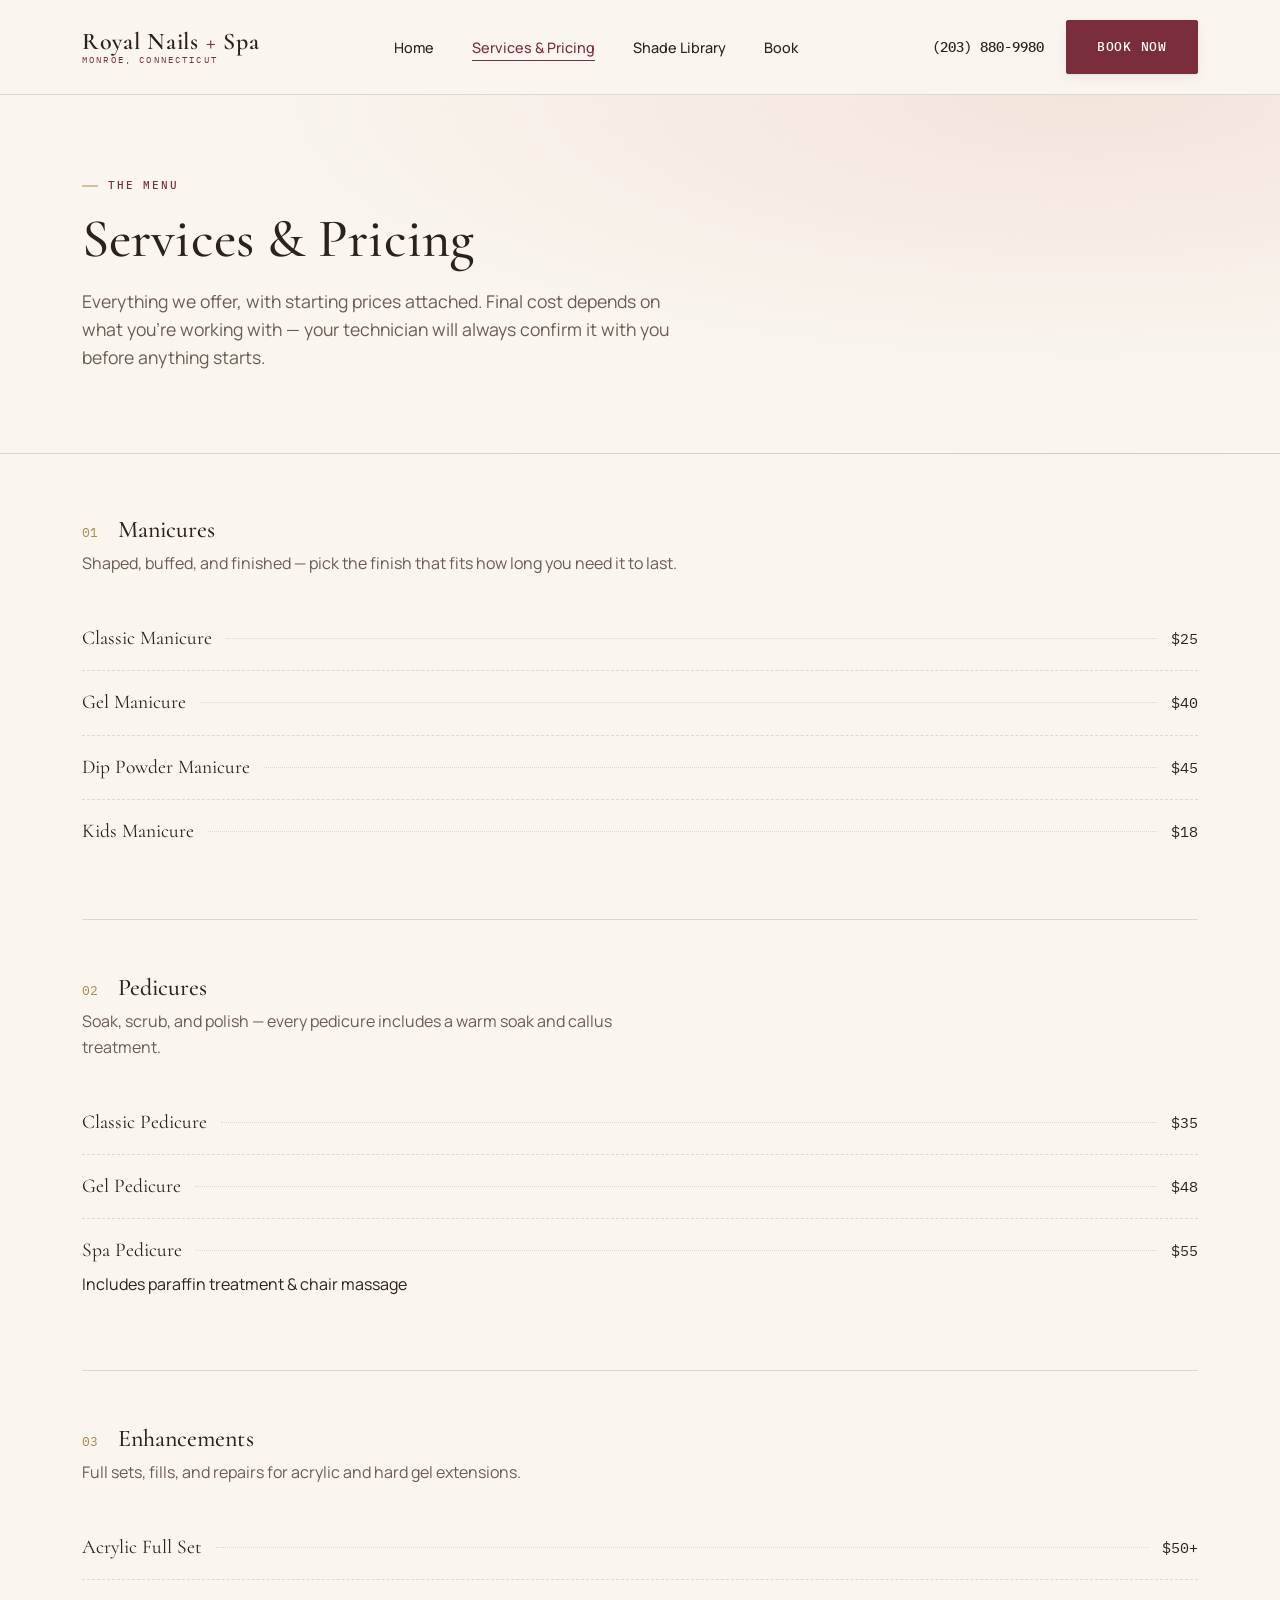
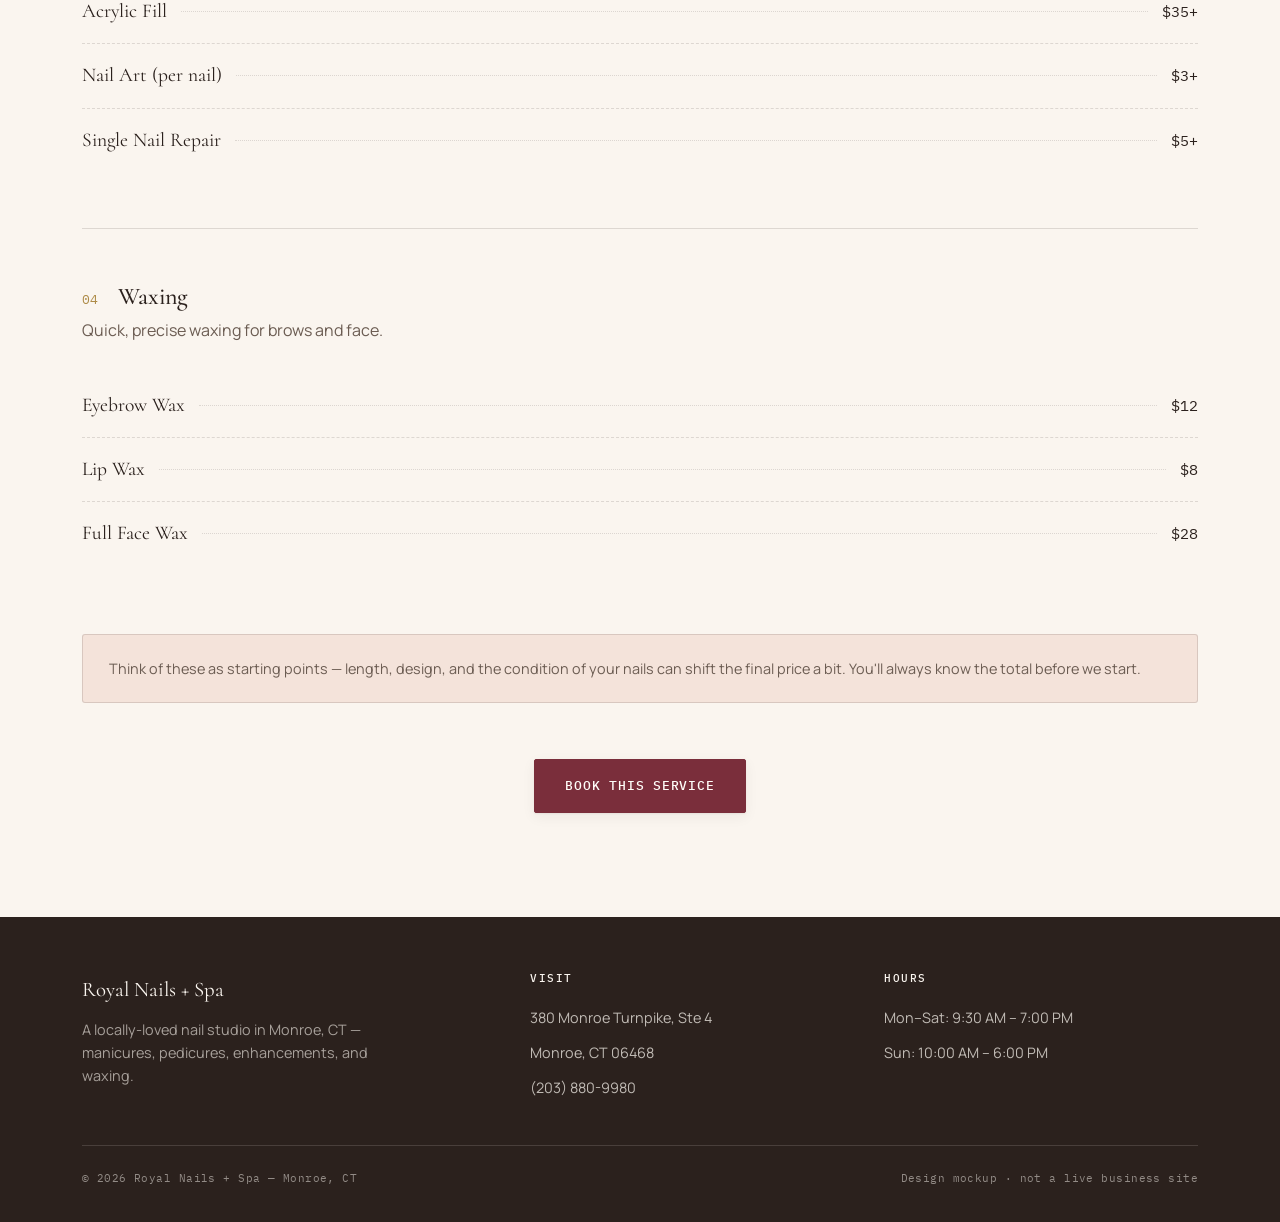
<file: services.html>
<!DOCTYPE html>
<html lang="en">
<head>
<meta charset="UTF-8">
<meta name="viewport" content="width=device-width, initial-scale=1.0">
<title>Services & Pricing | Royal Nails + Spa — Monroe, CT</title>
<meta name="description" content="Full service menu and pricing for Royal Nails + Spa in Monroe, CT — manicures, pedicures, acrylics, dip powder, and waxing.">
<link rel="stylesheet" href="assets/styles.css">
<style>
  .menu-section{border-top:1px solid var(--line);padding:56px 0;}
  .menu-section:last-of-type{border-bottom:1px solid var(--line);}
  .menu-head{display:flex;align-items:baseline;gap:20px;margin-bottom:8px;}
  .menu-head .num{font-family:'IBM Plex Mono',monospace;font-size:.8rem;color:var(--gold);}
  .menu-head h2{margin-bottom:0;}
  .menu-desc{max-width:60ch;margin-bottom:30px;}
  .menu-list{display:flex;flex-direction:column;}
  .menu-item{
    display:flex;align-items:baseline;gap:14px;
    padding:16px 0;border-top:1px dashed var(--line);
  }
  .menu-item:first-child{border-top:none;}
  .menu-item .name{font-family:'Cormorant',serif;font-size:1.22rem;white-space:nowrap;}
  .menu-item .fill{flex:1;border-bottom:1px dotted var(--line);position:relative;top:-5px;}
  .menu-item .price{font-family:'IBM Plex Mono',monospace;font-size:.95rem;white-space:nowrap;}
  .menu-item .note{display:block;font-size:.82rem;color:var(--espresso-soft);margin-top:2px;}
  .price-note{
    background:var(--blush-pale);border:1px solid var(--line);border-radius:3px;
    padding:22px 26px;margin-top:12px;font-size:.9rem;color:var(--espresso-soft);
  }
</style>
</head>
<body>

<header>
  <div class="nav">
    <a href="index.html" class="logo">
      <span class="word">Royal Nails <em style="font-style:italic;color:var(--wine);">+</em> Spa</span>
      <span class="sub">Monroe, Connecticut</span>
    </a>
    <button class="nav-toggle" id="navToggle" aria-label="Toggle menu">
      <svg viewBox="0 0 24 24" fill="none" stroke="currentColor" stroke-width="2" stroke-linecap="round"><line x1="3" y1="6" x2="21" y2="6"/><line x1="3" y1="12" x2="21" y2="12"/><line x1="3" y1="18" x2="21" y2="18"/></svg>
    </button>
    <ul class="nav-links" id="navLinks">
      <li><a href="index.html">Home</a></li>
      <li><a href="services.html" class="active">Services &amp; Pricing</a></li>
      <li><a href="gallery.html">Shade Library</a></li>
      <li><a href="book.html">Book</a></li>
    </ul>
    <div class="nav-right">
      <a class="nav-phone" href="tel:2038809980">(203) 880-9980</a>
      <a href="book.html" class="btn btn-primary">Book Now</a>
    </div>
  </div>
</header>

<main>

  <section class="page-hero">
    <div class="wrap">
      <p class="eyebrow">The Menu</p>
      <h1>Services &amp; Pricing</h1>
      <p class="lede">Everything we offer, with starting prices attached. Final cost depends on what you're working with — your technician will always confirm it with you before anything starts.</p>
    </div>
  </section>

  <section style="padding-top:64px;">
    <div class="wrap">

      <div class="menu-section reveal" style="border-top:none;padding-top:0;">
        <div class="menu-head"><span class="num mono">01</span><h2>Manicures</h2></div>
        <p class="menu-desc">Shaped, buffed, and finished — pick the finish that fits how long you need it to last.</p>
        <div class="menu-list">
          <div class="menu-item"><span class="name">Classic Manicure</span><span class="fill"></span><span class="price">$25</span></div>
          <div class="menu-item"><span class="name">Gel Manicure</span><span class="fill"></span><span class="price">$40</span></div>
          <div class="menu-item"><span class="name">Dip Powder Manicure</span><span class="fill"></span><span class="price">$45</span></div>
          <div class="menu-item"><span class="name">Kids Manicure</span><span class="fill"></span><span class="price">$18</span></div>
        </div>
      </div>

      <div class="menu-section reveal">
        <div class="menu-head"><span class="num mono">02</span><h2>Pedicures</h2></div>
        <p class="menu-desc">Soak, scrub, and polish — every pedicure includes a warm soak and callus treatment.</p>
        <div class="menu-list">
          <div class="menu-item"><span class="name">Classic Pedicure</span><span class="fill"></span><span class="price">$35</span></div>
          <div class="menu-item"><span class="name">Gel Pedicure</span><span class="fill"></span><span class="price">$48</span></div>
          <div class="menu-item">
            <span class="name">Spa Pedicure</span><span class="fill"></span><span class="price">$55</span>
          </div>
          <div style="margin:-10px 0 16px;"><span class="note">Includes paraffin treatment &amp; chair massage</span></div>
        </div>
      </div>

      <div class="menu-section reveal">
        <div class="menu-head"><span class="num mono">03</span><h2>Enhancements</h2></div>
        <p class="menu-desc">Full sets, fills, and repairs for acrylic and hard gel extensions.</p>
        <div class="menu-list">
          <div class="menu-item"><span class="name">Acrylic Full Set</span><span class="fill"></span><span class="price">$50+</span></div>
          <div class="menu-item"><span class="name">Acrylic Fill</span><span class="fill"></span><span class="price">$35+</span></div>
          <div class="menu-item"><span class="name">Nail Art (per nail)</span><span class="fill"></span><span class="price">$3+</span></div>
          <div class="menu-item"><span class="name">Single Nail Repair</span><span class="fill"></span><span class="price">$5+</span></div>
        </div>
      </div>

      <div class="menu-section reveal">
        <div class="menu-head"><span class="num mono">04</span><h2>Waxing</h2></div>
        <p class="menu-desc">Quick, precise waxing for brows and face.</p>
        <div class="menu-list">
          <div class="menu-item"><span class="name">Eyebrow Wax</span><span class="fill"></span><span class="price">$12</span></div>
          <div class="menu-item"><span class="name">Lip Wax</span><span class="fill"></span><span class="price">$8</span></div>
          <div class="menu-item"><span class="name">Full Face Wax</span><span class="fill"></span><span class="price">$28</span></div>
        </div>
      </div>

      <div class="reveal price-note">
        Think of these as starting points — length, design, and the condition of your nails can shift the final price a bit. You'll always know the total before we start.
      </div>

      <div class="reveal" style="text-align:center;margin-top:56px;">
        <a href="book.html" class="btn btn-primary">Book This Service</a>
      </div>

    </div>
  </section>

</main>

<footer>
  <div class="wrap">
    <div class="footer-grid">
      <div>
        <span class="word" style="font-family:'Cormorant',serif;font-size:1.3rem;">Royal Nails + Spa</span>
        <p style="color:rgba(250,245,239,.6);margin-top:12px;max-width:34ch;font-size:.9rem;">A locally-loved nail studio in Monroe, CT — manicures, pedicures, enhancements, and waxing.</p>
      </div>
      <div>
        <h4>Visit</h4>
        <ul>
          <li>380 Monroe Turnpike, Ste 4</li>
          <li>Monroe, CT 06468</li>
          <li><a href="tel:2038809980">(203) 880-9980</a></li>
        </ul>
      </div>
      <div>
        <h4>Hours</h4>
        <ul>
          <li>Mon&ndash;Sat: 9:30 AM &ndash; 7:00 PM</li>
          <li>Sun: 10:00 AM &ndash; 6:00 PM</li>
        </ul>
      </div>
    </div>
    <div class="footer-base">
      <span>&copy; <span id="year"></span> Royal Nails + Spa &mdash; Monroe, CT</span>
      <span>Design mockup &middot; not a live business site</span>
    </div>
  </div>
</footer>

<script src="assets/script.js"></script>
</body>
</html>
</file>
<file: assets/styles.css>
/* ==========================================================================
   ROYAL NAILS + SPA — Design System
   Editorial modern-luxe: ivory paper, espresso ink, wine accent, brass gold hairlines.
   Signature device: the Shade Strip — a curated row of polish swatches used
   as hero art, section dividers, and (expanded) the Shade Library page.
   ========================================================================== */

@import url('https://fonts.googleapis.com/css2?family=Cormorant:ital,wght@0,400;0,500;0,600;1,500&family=Manrope:wght@400;500;600;700;800&family=IBM+Plex+Mono:wght@400;500&display=swap');

:root{
  --ivory:#FAF5EF;
  --paper:#FFFDF9;
  --espresso:#2B211D;
  --espresso-soft:#6B5C52;
  --blush:#E3B9AA;
  --blush-pale:#F4E3DA;
  --wine:#7A2E3B;
  --wine-dark:#5A1F29;
  --gold:#AD8A46;
  --gold-soft:#D9C79B;
  --line: rgba(43,33,29,.14);
  --shadow-sm: 0 1px 2px rgba(43,33,29,.06), 0 4px 14px rgba(43,33,29,.06);
  --shadow-md: 0 10px 30px rgba(43,33,29,.10);
  --shadow-lg: 0 24px 60px -18px rgba(43,33,29,.28);
}

*{box-sizing:border-box;}
html{scroll-behavior:smooth;}
body{
  margin:0;
  background:var(--ivory);
  color:var(--espresso);
  font-family:'Manrope',sans-serif;
  line-height:1.6;
  -webkit-font-smoothing:antialiased;
}
h1,h2,h3,h4{
  font-family:'Cormorant',serif;
  font-weight:500;
  color:var(--espresso);
  margin:0 0 .35em;
  line-height:1.04;
  letter-spacing:.002em;
}
p{margin:0 0 1em;color:var(--espresso-soft);}
a{color:inherit;text-decoration:none;}
img{max-width:100%;display:block;}
.wrap{max-width:1180px;margin:0 auto;padding:0 32px;}
.mono{font-family:'IBM Plex Mono',monospace;}

.eyebrow{
  font-family:'IBM Plex Mono',monospace;
  text-transform:uppercase;
  letter-spacing:.16em;
  font-size:.7rem;
  color:var(--wine);
  font-weight:500;
  display:inline-block;
  margin-bottom:16px;
  position:relative;
  padding-left:26px;
}
.eyebrow::before{
  content:"";position:absolute;left:0;top:50%;transform:translateY(-50%);
  width:16px;height:1px;background:var(--gold);
}

/* ---------- BUTTONS ---------- */
.btn{
  display:inline-flex;align-items:center;justify-content:center;gap:9px;
  font-family:'IBM Plex Mono',monospace;font-weight:500;font-size:.8rem;
  letter-spacing:.06em;text-transform:uppercase;
  padding:16px 30px;border-radius:2px;border:1px solid var(--espresso);
  cursor:pointer;transition:transform .18s ease, box-shadow .18s ease, background .18s ease, color .18s ease, border-color .18s ease;
}
.btn-primary{background:var(--wine);border-color:var(--wine);color:var(--paper);box-shadow:var(--shadow-sm);}
.btn-primary:hover{background:var(--wine-dark);border-color:var(--wine-dark);transform:translateY(-2px);box-shadow:var(--shadow-md);}
.btn-ghost{background:transparent;color:var(--espresso);}
.btn-ghost:hover{background:var(--espresso);color:var(--ivory);transform:translateY(-2px);}
.btn-light{border-color:var(--paper);color:var(--paper);}
.btn-light:hover{background:var(--paper);color:var(--espresso);}
.btn:disabled{opacity:.4;cursor:not-allowed;transform:none !important;box-shadow:none !important;}
.btn-block{width:100%;}

/* ---------- HEADER ---------- */
header{
  position:sticky;top:0;z-index:60;
  background:rgba(250,245,239,.92);
  backdrop-filter:blur(10px);
  border-bottom:1px solid var(--line);
}
.nav{display:flex;align-items:center;justify-content:space-between;padding:20px 32px;max-width:1180px;margin:0 auto;}
.logo{display:flex;flex-direction:column;line-height:1;}
.logo .word{font-family:'Cormorant',serif;font-weight:600;font-size:1.5rem;letter-spacing:.03em;}
.logo .sub{font-family:'IBM Plex Mono',monospace;font-size:.56rem;letter-spacing:.24em;text-transform:uppercase;color:var(--wine);margin-top:2px;}
.nav-links{display:flex;gap:38px;list-style:none;margin:0;padding:0;font-size:.9rem;font-weight:500;}
.nav-links a{position:relative;padding-bottom:4px;}
.nav-links a::after{content:"";position:absolute;left:0;bottom:0;width:0;height:1px;background:var(--wine);transition:width .2s ease;}
.nav-links a:hover::after,.nav-links a.active::after{width:100%;}
.nav-links a.active{color:var(--wine);}
.nav-right{display:flex;align-items:center;gap:22px;}
.nav-phone{font-family:'IBM Plex Mono',monospace;font-weight:500;font-size:.86rem;}
.nav-toggle{display:none;background:none;border:none;cursor:pointer;padding:6px;}
.nav-toggle svg{width:24px;height:24px;stroke:var(--espresso);}

@media(max-width:900px){
  .nav-links{
    position:fixed;top:73px;left:0;right:0;background:var(--ivory);
    flex-direction:column;gap:0;border-bottom:1px solid var(--line);
    max-height:0;overflow:hidden;transition:max-height .3s ease;
  }
  .nav-links.open{max-height:320px;}
  .nav-links a{display:block;padding:16px 32px;border-top:1px solid var(--line);}
  .nav-toggle{display:block;}
  .nav-right .nav-phone{display:none;}
}

/* ---------- SHADE STRIP (signature device) ---------- */
.shade-strip{display:flex;flex-direction:column;gap:0;border:1px solid var(--line);background:var(--paper);box-shadow:var(--shadow-lg);}
.shade-strip .swatch{
  display:flex;align-items:center;justify-content:space-between;
  padding:16px 22px;border-bottom:1px solid var(--line);gap:16px;
}
.shade-strip .swatch:last-child{border-bottom:none;}
.swatch-chip{width:26px;height:26px;border-radius:50%;flex-shrink:0;box-shadow:inset 0 0 0 1px rgba(43,33,29,.12), inset 0 -3px 5px rgba(43,33,29,.14);}
.swatch-name{font-family:'Cormorant',serif;font-size:1.05rem;font-style:italic;flex:1;}
.swatch-code{font-family:'IBM Plex Mono',monospace;font-size:.66rem;color:var(--espresso-soft);letter-spacing:.04em;}

/* small divider variant used between sections */
.shade-divider{display:flex;justify-content:center;gap:10px;margin:0 0 48px;}
.shade-divider span{width:9px;height:9px;border-radius:50%;box-shadow:inset 0 0 0 1px rgba(43,33,29,.14);}

/* ---------- SECTION GENERIC ---------- */
section{padding:104px 0;}
.section-head{max-width:600px;margin-bottom:56px;}
.section-head.center{margin-left:auto;margin-right:auto;text-align:center;}
.section-head p{font-size:1.05rem;}

/* ---------- PAGE HERO (interior pages) ---------- */
.page-hero{padding:76px 0 64px;border-bottom:1px solid var(--line);background:
  radial-gradient(ellipse at 85% 0%, rgba(227,185,170,.28), transparent 55%), var(--ivory);}
.page-hero h1{font-size:clamp(2.4rem,4.4vw,3.4rem);}
.page-hero .lede{font-size:1.1rem;max-width:56ch;}

/* ---------- FOOTER ---------- */
footer{background:var(--espresso);color:rgba(250,245,239,.72);padding:56px 0 34px;}
.footer-grid{display:grid;grid-template-columns:1.3fr 1fr 1fr;gap:40px;margin-bottom:40px;}
footer h4{color:var(--ivory);font-family:'IBM Plex Mono',monospace;font-size:.68rem;text-transform:uppercase;letter-spacing:.14em;font-weight:500;margin-bottom:16px;}
footer .word{color:var(--ivory);}
footer ul{list-style:none;margin:0;padding:0;}
footer li{padding:6px 0;font-size:.9rem;}
footer li a:hover{color:var(--blush);}
.footer-base{border-top:1px solid rgba(250,245,239,.14);padding-top:24px;display:flex;justify-content:space-between;flex-wrap:wrap;gap:12px;font-family:'IBM Plex Mono',monospace;font-size:.68rem;letter-spacing:.04em;color:rgba(250,245,239,.5);}
@media(max-width:760px){.footer-grid{grid-template-columns:1fr;}}

/* reveal on scroll */
.reveal{opacity:0;transform:translateY(16px);transition:opacity .6s ease, transform .6s ease;}
.reveal.in{opacity:1;transform:translateY(0);}
@media (prefers-reduced-motion: reduce){
  html{scroll-behavior:auto;}
  .reveal{opacity:1;transform:none;transition:none;}
  *{transition:none !important;}
}

/* focus visibility */
a:focus-visible,button:focus-visible,input:focus-visible,select:focus-visible,textarea:focus-visible{
  outline:2px solid var(--wine);outline-offset:2px;
}
</file>
